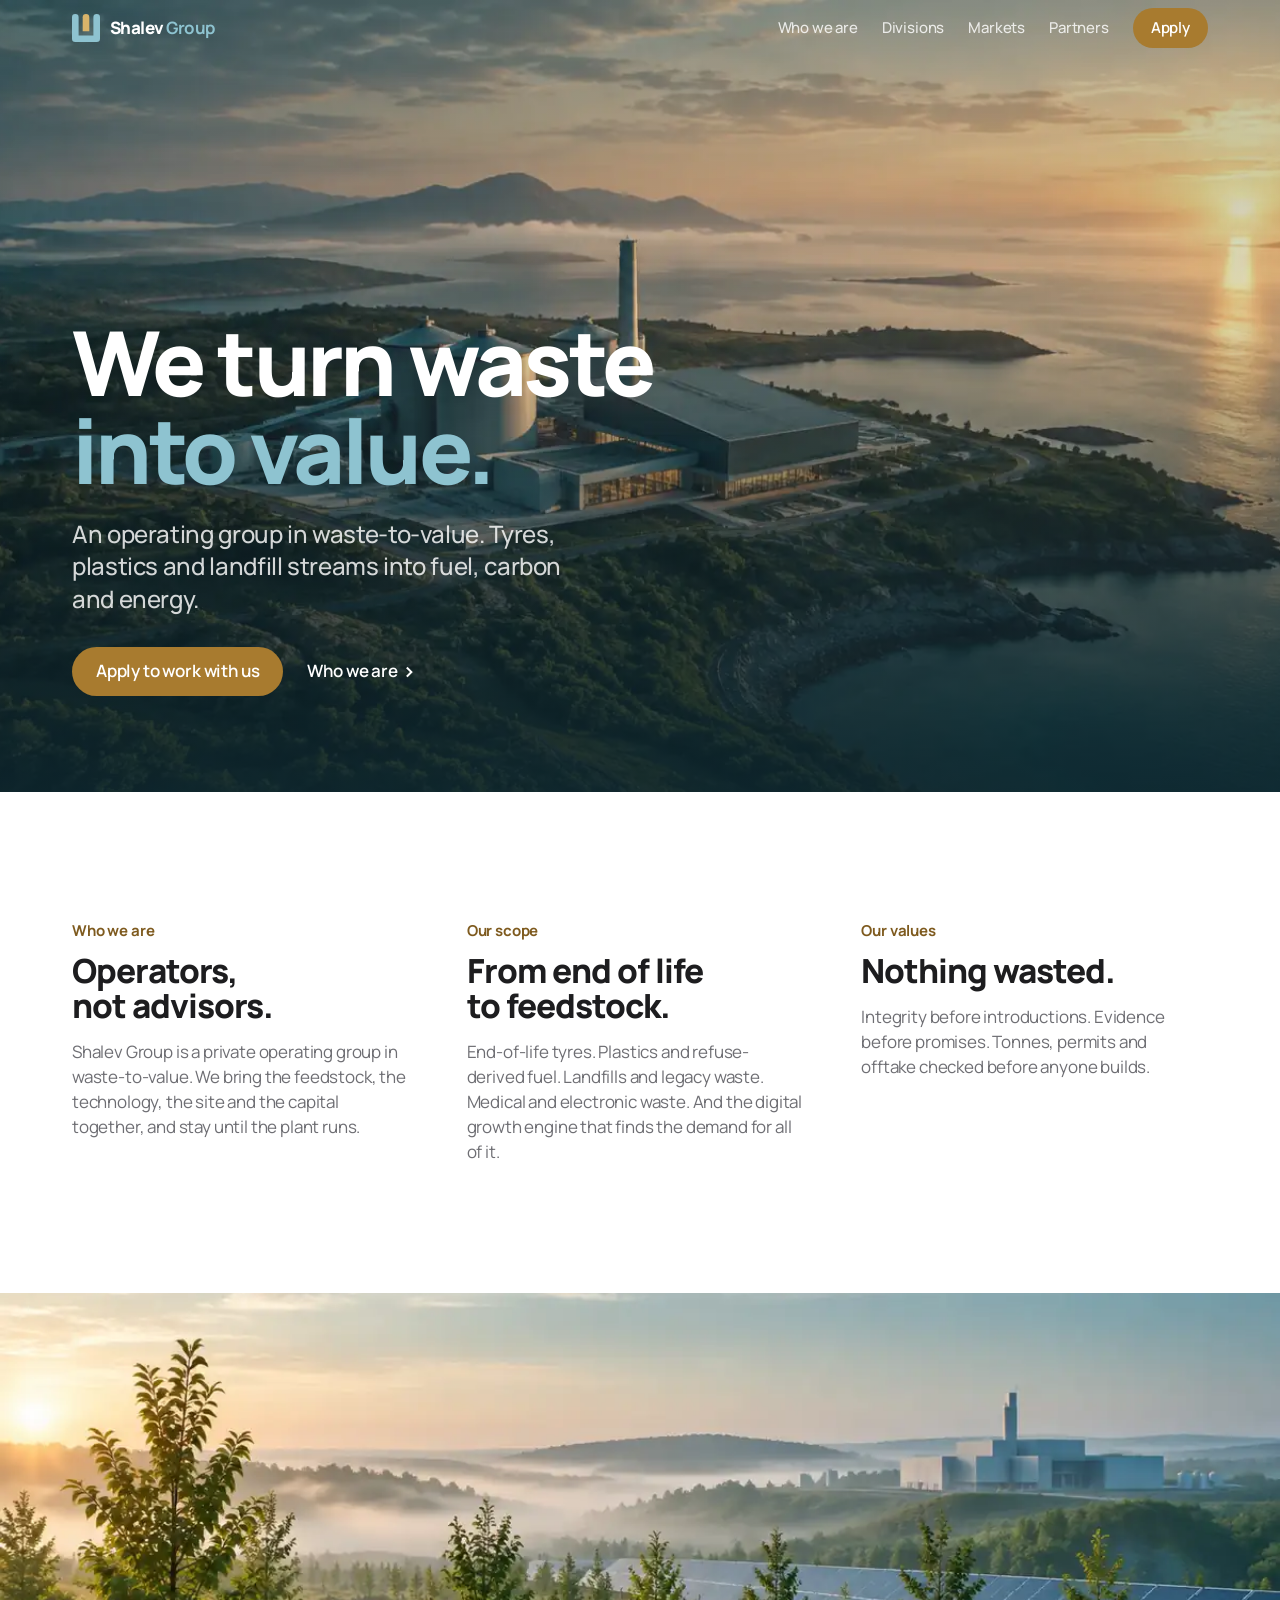
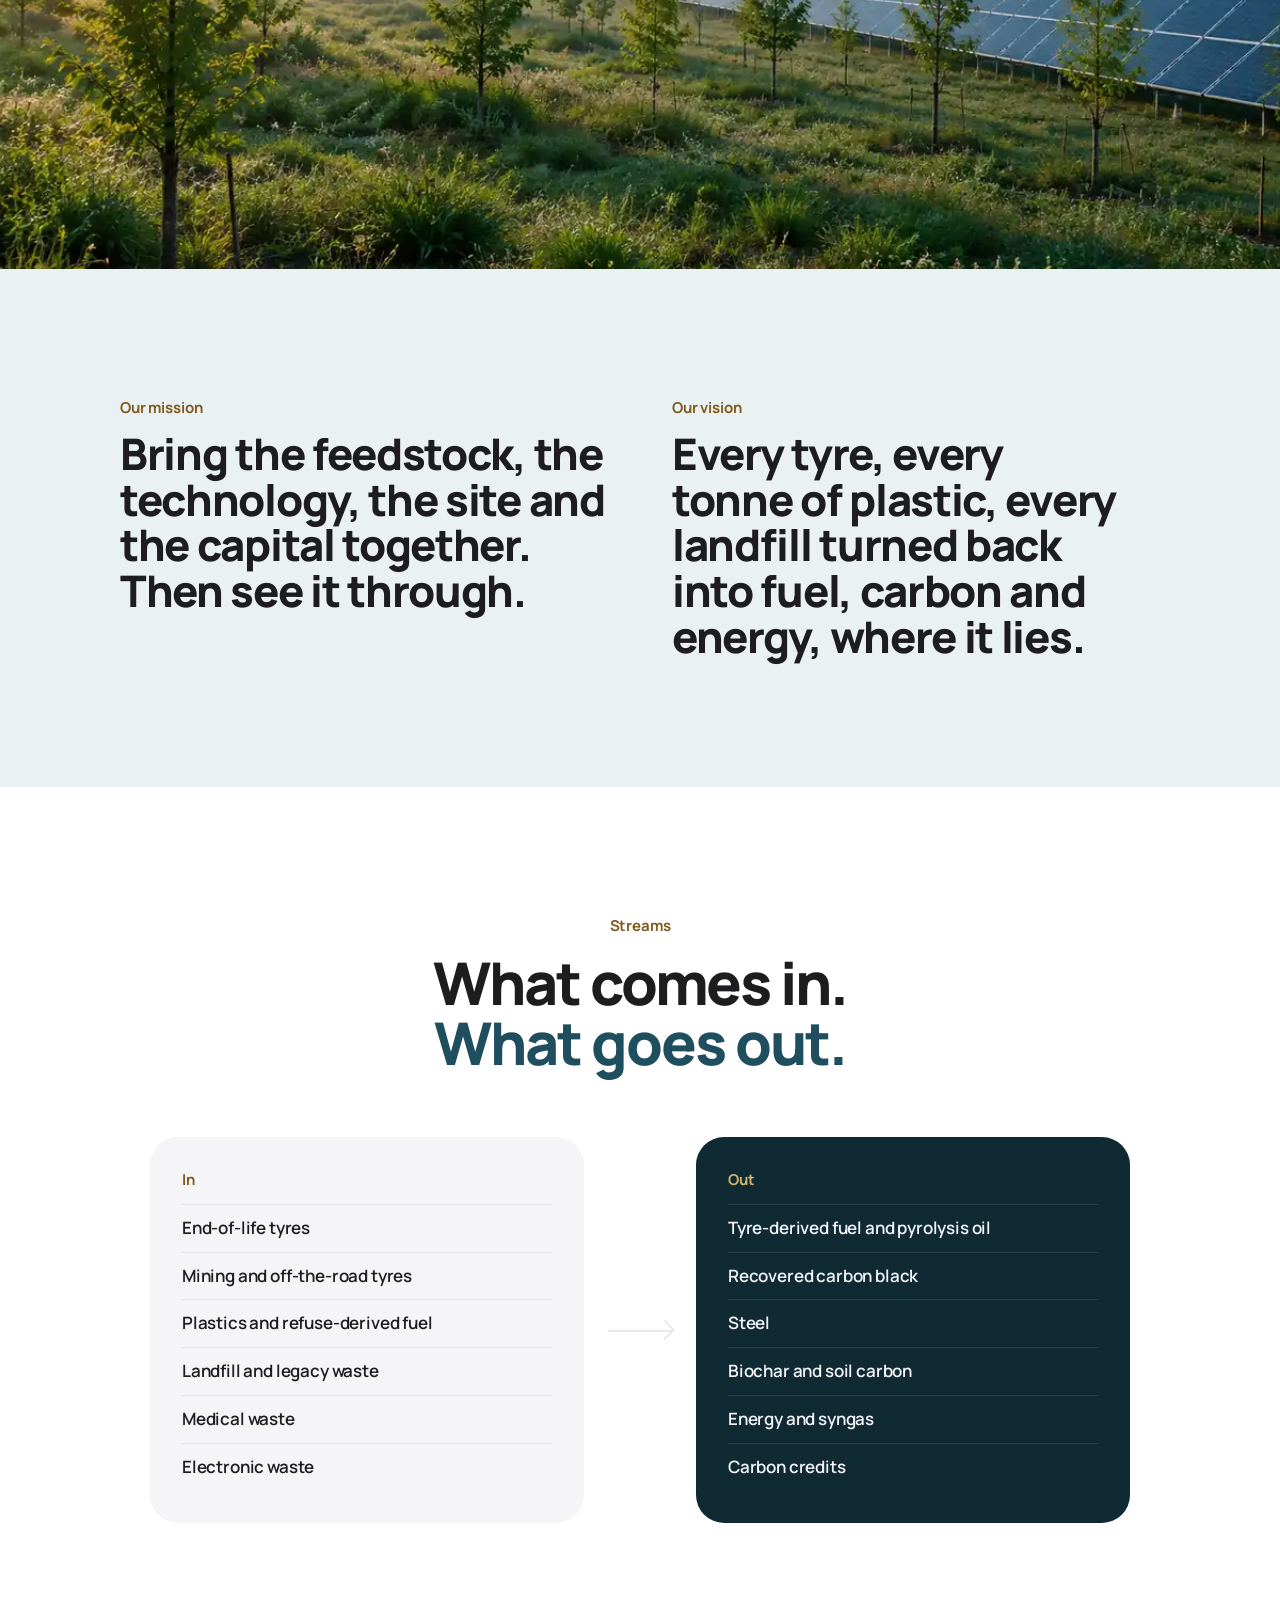
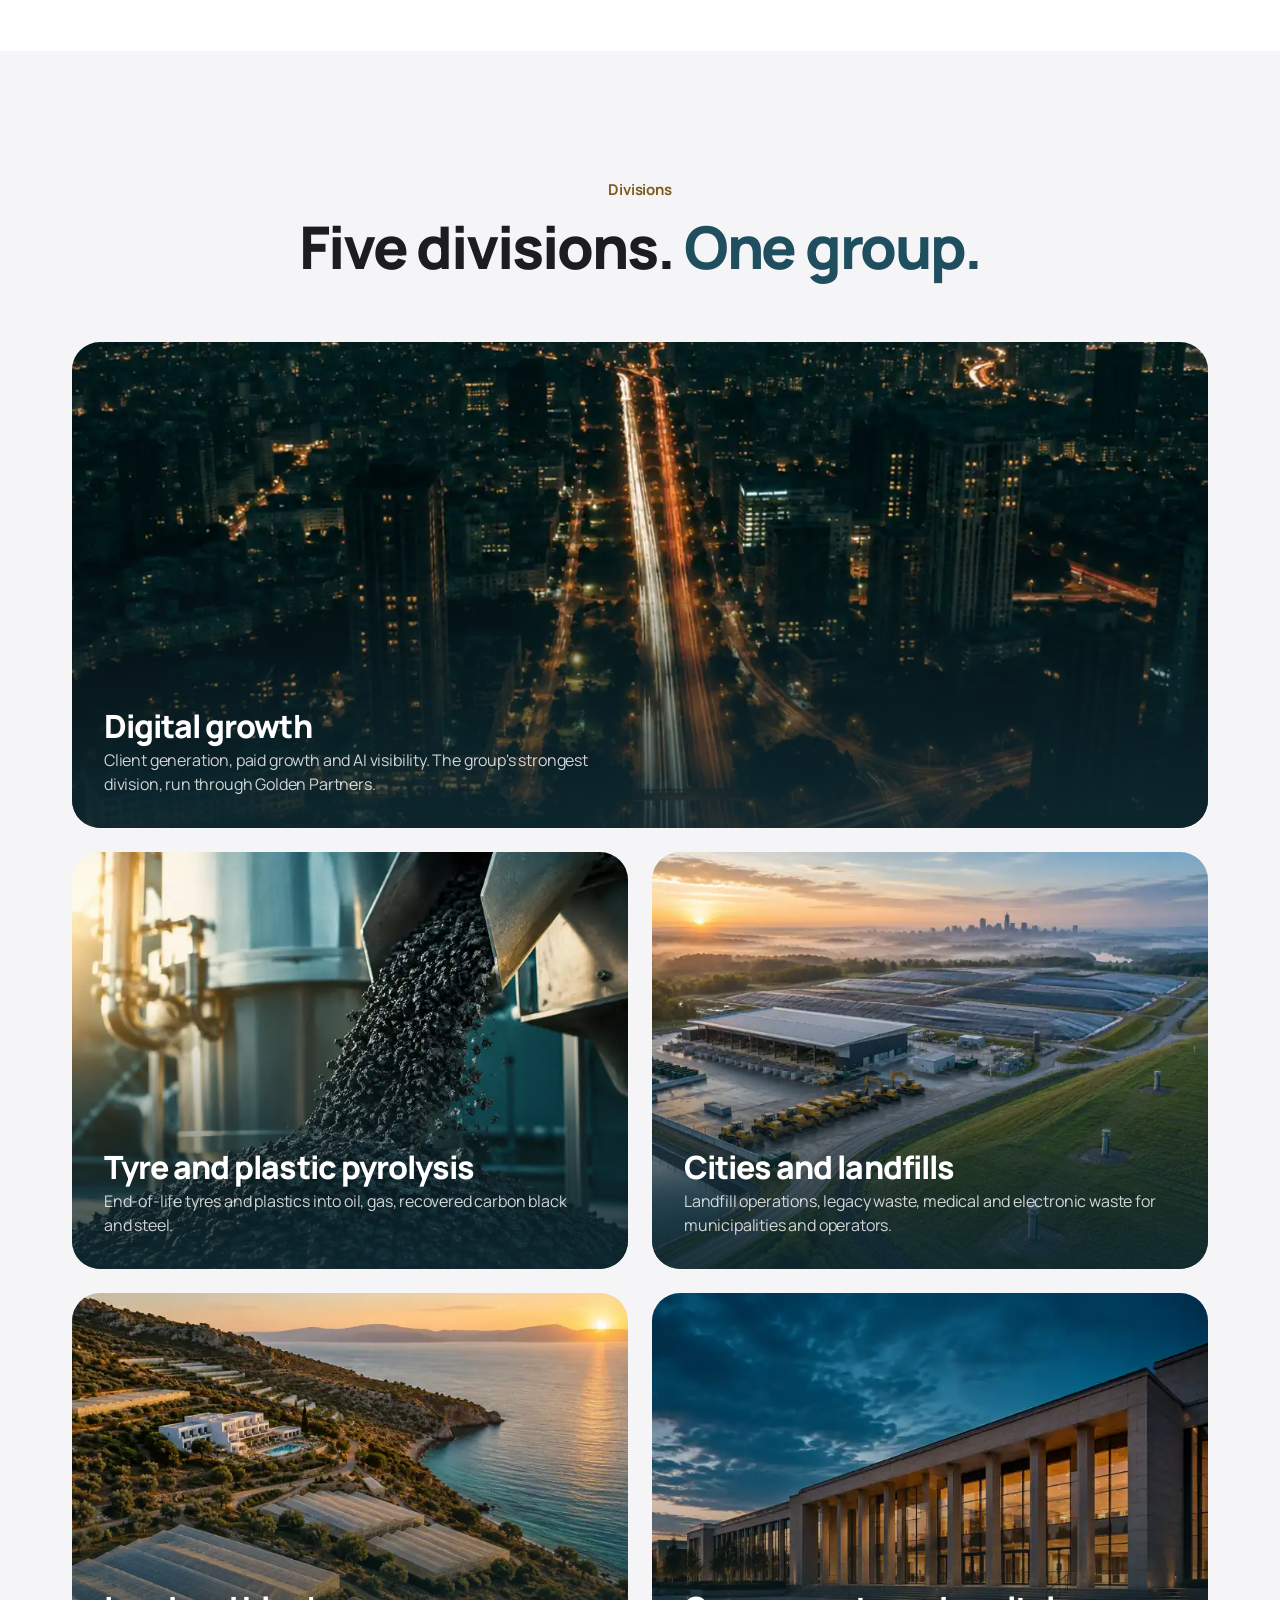
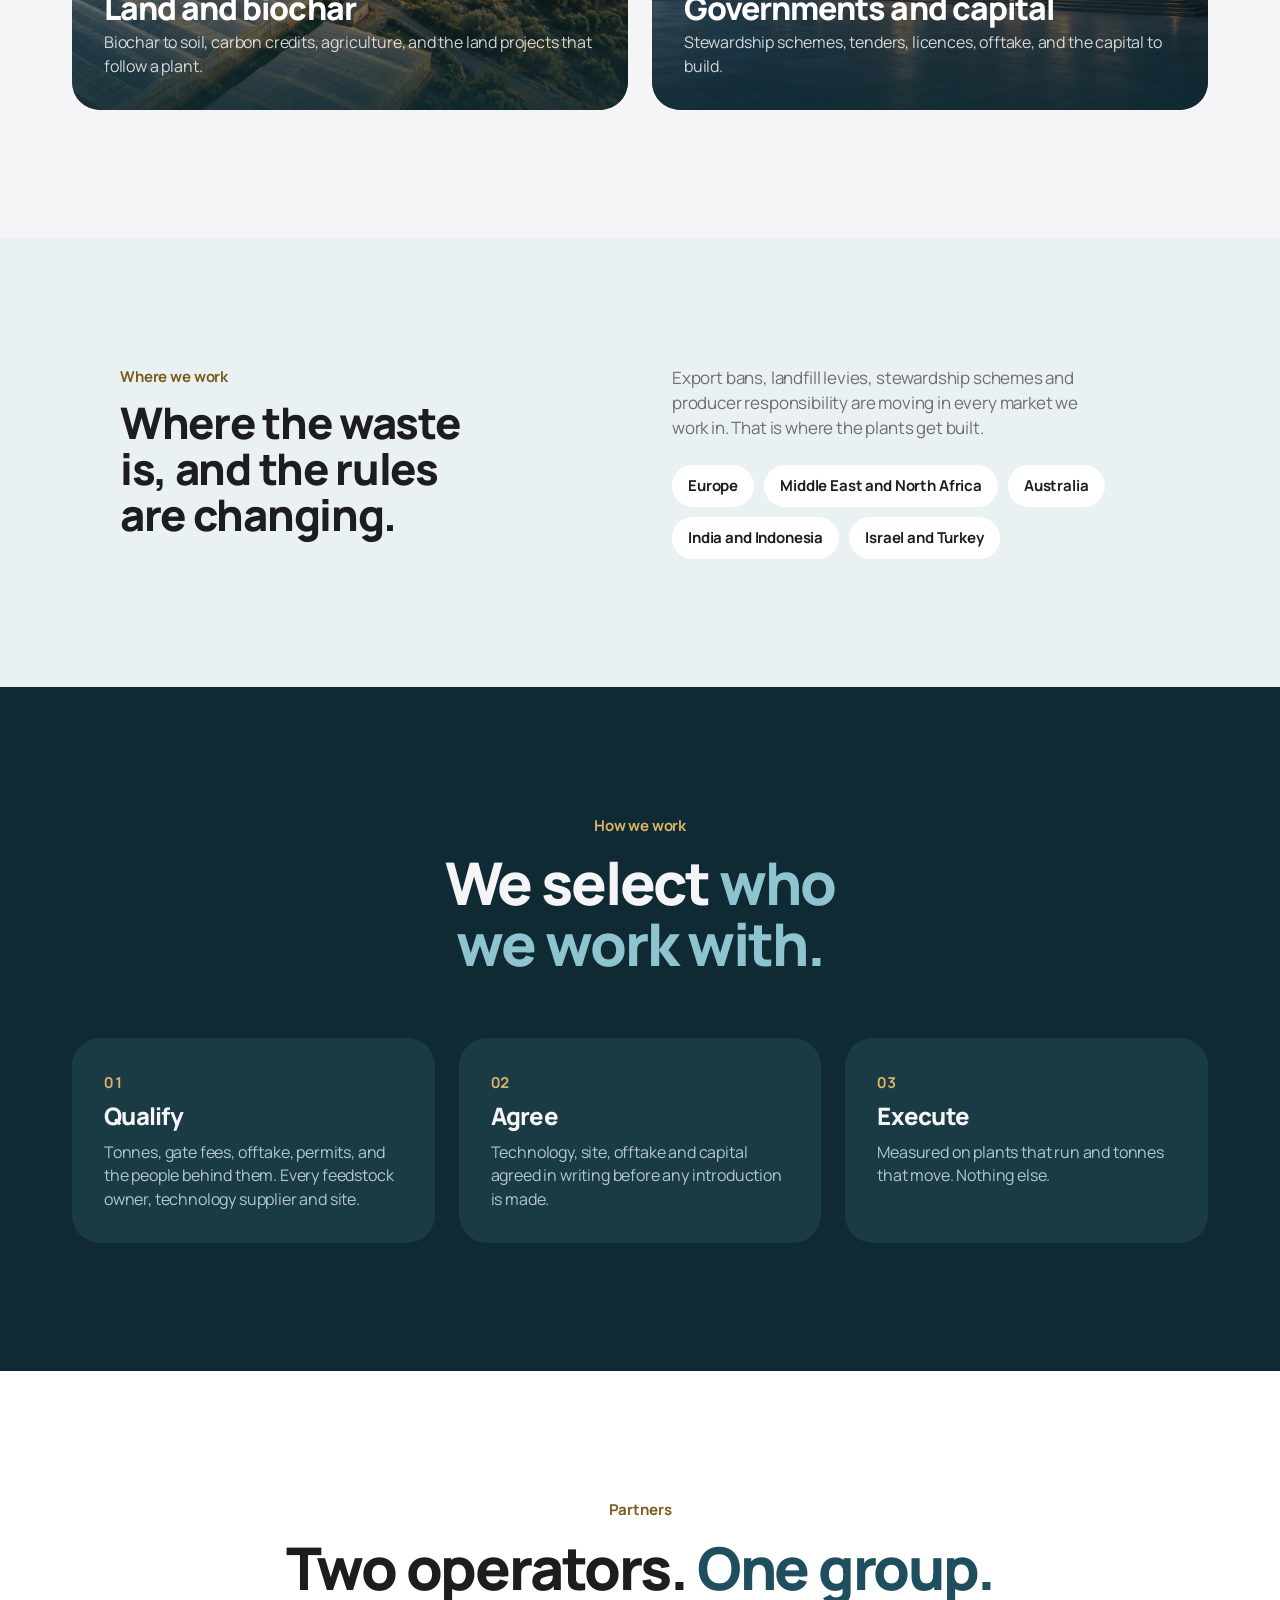
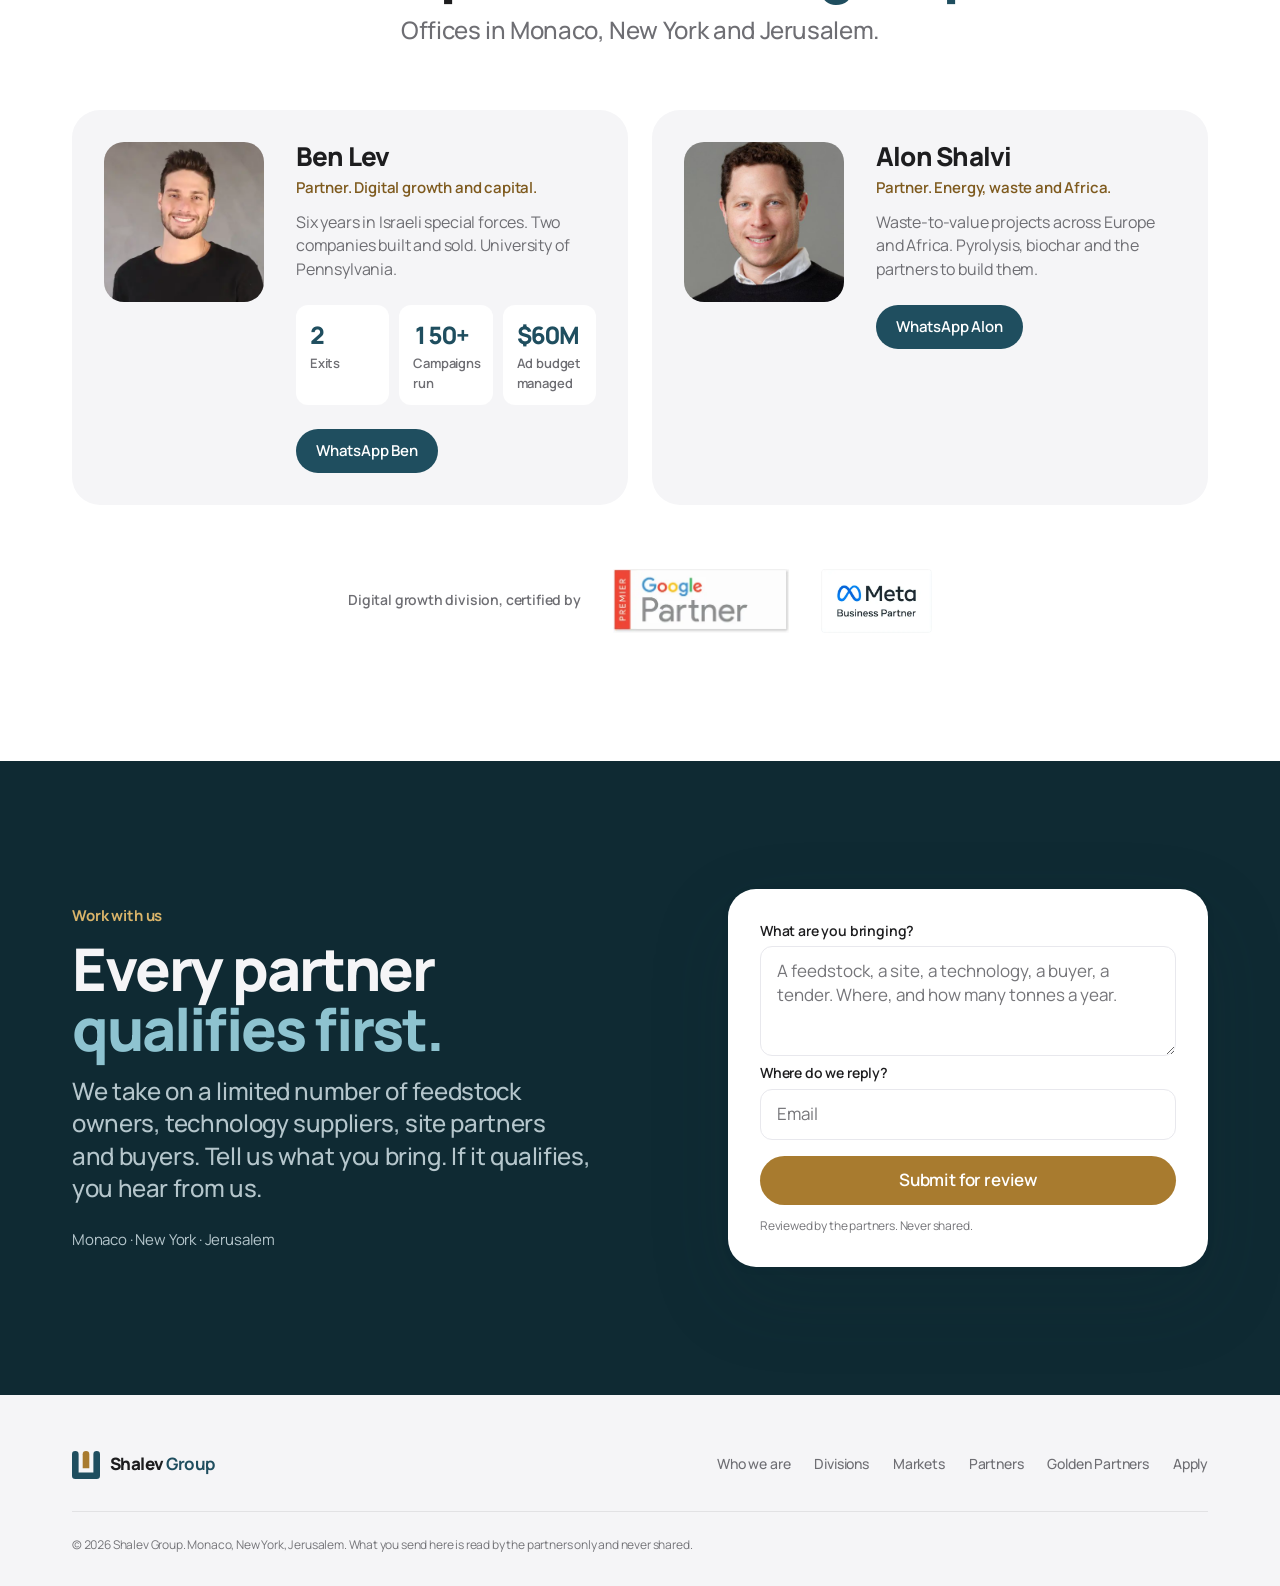
<file: index.html>
<!doctype html>
<html lang="en">
<head>
<meta charset="utf-8">
<meta name="viewport" content="width=device-width, initial-scale=1">
<title>Shalev Group</title>
<meta name="description" content="Shalev Group turns waste into value. An operating group in waste-to-value and digital growth: end-of-life tyres, plastics and landfill streams into fuel, recovered carbon black, biochar and energy. Europe, Middle East and Africa, Australia, Asia.">
<meta property="og:title" content="Shalev Group">
<meta property="og:description" content="We turn waste into value.">
<meta property="og:type" content="website">
<meta property="og:image" content="img/hero.webp">
<link rel="preload" href="fonts/Manrope[wght].ttf" as="font" type="font/ttf" crossorigin>
<link rel="stylesheet" href="css/shalev.css">
<link rel="icon" href="img/mark.svg">
</head>
<body>

<header class="nav nav-dark">
  <div class="wrap">
    <a class="brand" href="/" aria-label="Shalev Group home"><svg viewBox="0 0 100 100" aria-hidden="true"><path d="M0 11.803A11.803 11.803 0 0 1 23.607 11.803V76.393H76.393V11.803A11.803 11.803 0 0 1 100 11.803V88.197A11.803 11.803 0 0 1 88.197 100H11.803A11.803 11.803 0 0 1 0 88.197Z" fill="#8EC3D0"/><path d="M38.197 61.803V11.803A11.803 11.803 0 0 1 61.803 11.803V61.803Z" fill="#D9B46A"/></svg><span>Shalev <b>Group</b></span></a>
    <nav class="nav-links" aria-label="Primary">
      <a href="#who">Who we are</a>
      <a href="#scope">Divisions</a>
      <a href="#markets">Markets</a>
      <a href="#partners">Partners</a>
      <a class="btn btn-brass btn-sm" href="#apply">Apply</a>
    </nav>
  </div>
</header>

<main>

<section class="hero-photo" id="top">
  <img class="bg" src="img/hero.webp" alt="" width="1400" height="783" fetchpriority="high">
  <div class="wrap hero-copy">
    <h1 class="hero-display">We turn waste <em>into value.</em></h1>
    <p class="lead">An operating group in waste-to-value. Tyres, plastics and landfill streams into fuel, carbon and energy.</p>
    <div class="hero-cta"><a class="btn btn-brass" href="#apply">Apply to work with us</a><a class="link" href="#who">Who we are</a></div>
  </div>
</section>

<section class="tile white" id="who">
  <div class="wrap">
    <div class="trio">
      <div><span class="eyebrow">Who we are</span><p class="display-sm">Operators, not advisors.</p><p class="body">Shalev Group is a private operating group in waste-to-value. We bring the feedstock, the technology, the site and the capital together, and stay until the plant runs.</p></div>
      <div><span class="eyebrow">Our scope</span><p class="display-sm">From end of life to feedstock.</p><p class="body">End-of-life tyres. Plastics and refuse-derived fuel. Landfills and legacy waste. Medical and electronic waste. And the digital growth engine that finds the demand for all of it.</p></div>
      <div><span class="eyebrow">Our values</span><p class="display-sm">Nothing wasted.</p><p class="body">Integrity before introductions. Evidence before promises. Tonnes, permits and offtake checked before anyone builds.</p></div>
    </div>
  </div>
</section>

<section class="photo-band">
  <img src="img/mission.webp" alt="" width="1200" height="671" loading="lazy">
</section>

<section class="tile tonal mv" id="mission">
  <div class="wrap">
    <div class="mv-grid">
      <div><span class="eyebrow">Our mission</span><p class="display-sm">Bring the feedstock, the technology, the site and the capital together. Then see it through.</p></div>
      <div><span class="eyebrow">Our vision</span><p class="display-sm">Every tyre, every tonne of plastic, every landfill turned back into fuel, carbon and energy, where it lies.</p></div>
    </div>
  </div>
</section>

<section class="tile white" id="streams">
  <div class="wrap">
    <div class="tile-head"><span class="eyebrow">Streams</span><h2 class="display">What comes in. <em>What goes out.</em></h2></div>
    <div class="io">
      <div class="io-col"><h3>In</h3><ul><li>End-of-life tyres</li><li>Mining and off-the-road tyres</li><li>Plastics and refuse-derived fuel</li><li>Landfill and legacy waste</li><li>Medical waste</li><li>Electronic waste</li></ul></div>
      <div class="io-arrow" aria-hidden="true"></div>
      <div class="io-col out"><h3>Out</h3><ul><li>Tyre-derived fuel and pyrolysis oil</li><li>Recovered carbon black</li><li>Steel</li><li>Biochar and soil carbon</li><li>Energy and syngas</li><li>Carbon credits</li></ul></div>
    </div>
  </div>
</section>

<section class="tile gray" id="scope">
  <div class="wrap">
    <div class="tile-head"><span class="eyebrow">Divisions</span><h2 class="display">Five divisions. <em>One group.</em></h2></div>
    <div class="cards">
      <a class="card wide" href="https://goldenpartners.co" rel="noopener"><img src="img/digital.webp" alt="" width="1400" height="1055" loading="lazy"><div class="cb"><h3>Digital growth</h3><p>Client generation, paid growth and AI visibility. The group's strongest division, run through Golden Partners.</p></div></a>
      <a class="card" href="#apply"><img src="img/energy.webp" alt="" width="720" height="542" loading="lazy"><div class="cb"><h3>Tyre and plastic pyrolysis</h3><p>End-of-life tyres and plastics into oil, gas, recovered carbon black and steel.</p></div></a>
      <a class="card" href="#apply"><img src="img/landfill.webp" alt="" width="720" height="540" loading="lazy"><div class="cb"><h3>Cities and landfills</h3><p>Landfill operations, legacy waste, medical and electronic waste for municipalities and operators.</p></div></a>
      <a class="card" href="#apply"><img src="img/land.webp" alt="" width="720" height="542" loading="lazy"><div class="cb"><h3>Land and biochar</h3><p>Biochar to soil, carbon credits, agriculture, and the land projects that follow a plant.</p></div></a>
      <a class="card" href="#apply"><img src="img/capital.webp" alt="" width="720" height="542" loading="lazy"><div class="cb"><h3>Governments and capital</h3><p>Stewardship schemes, tenders, licences, offtake, and the capital to build.</p></div></a>
    </div>
  </div>
</section>

<section class="tile tonal" id="markets">
  <div class="wrap">
    <div class="mk">
      <div><span class="eyebrow">Where we work</span><p class="display-sm">Where the waste is, and the rules are changing.</p></div>
      <div><p class="body">Export bans, landfill levies, stewardship schemes and producer responsibility are moving in every market we work in. That is where the plants get built.</p>
      <ul class="mk-list"><li>Europe</li><li>Middle East and North Africa</li><li>Australia</li><li>India and Indonesia</li><li>Israel and Turkey</li></ul></div>
    </div>
  </div>
</section>

<section class="tile on-dark" id="standard">
  <div class="wrap">
    <div class="tile-head"><span class="eyebrow">How we work</span><h2 class="display">We select <em>who we work with.</em></h2></div>
    <div class="steps3">
      <div class="step"><span class="n">01</span><h3>Qualify</h3><p>Tonnes, gate fees, offtake, permits, and the people behind them. Every feedstock owner, technology supplier and site.</p></div>
      <div class="step"><span class="n">02</span><h3>Agree</h3><p>Technology, site, offtake and capital agreed in writing before any introduction is made.</p></div>
      <div class="step"><span class="n">03</span><h3>Execute</h3><p>Measured on plants that run and tonnes that move. Nothing else.</p></div>
    </div>
  </div>
</section>

<section class="tile white" id="partners">
  <div class="wrap">
    <div class="tile-head"><span class="eyebrow">Partners</span><h2 class="display">Two operators. <em>One group.</em></h2><p class="lead">Offices in Monaco, New York and Jerusalem.</p></div>
    <div class="partners">
      <article class="partner">
        <div class="pp"><img src="img/ben-lev.webp" alt="Ben Lev" width="400" height="400" loading="lazy"></div>
        <div class="pb">
          <h3>Ben Lev</h3>
          <div class="role">Partner. Digital growth and capital.</div>
          <p>Six years in Israeli special forces. Two companies built and sold. University of Pennsylvania.</p>
          <dl class="stats"><div><dt>2</dt><dd>Exits</dd></div><div><dt>150+</dt><dd>Campaigns run</dd></div><div><dt>$60M</dt><dd>Ad budget managed</dd></div></dl>
          <a class="wa" href="https://wa.me/12014867369" rel="noopener">WhatsApp Ben</a>
        </div>
      </article>
      <article class="partner">
        <div class="pp"><img src="img/alon-shalvi.jpg" alt="Alon Shalvi" width="400" height="400" loading="lazy"></div>
        <div class="pb">
          <h3>Alon Shalvi</h3>
          <div class="role">Partner. Energy, waste and Africa.</div>
          <p>Waste-to-value projects across Europe and Africa. Pyrolysis, biochar and the partners to build them.</p>
          <a class="wa" href="https://wa.me/19176362159" rel="noopener">WhatsApp Alon</a>
        </div>
      </article>
    </div>
    <div class="certs"><span>Digital growth division, certified by</span><img src="img/badge-google.webp" alt="Google Partner" width="360" height="131" loading="lazy"><img src="img/badge-meta.webp" alt="Meta Business Partner" width="360" height="207" loading="lazy"></div>
  </div>
</section>

<section class="tile on-dark" id="apply">
  <div class="wrap close-grid">
    <div>
      <span class="eyebrow">Work with us</span>
      <h2 class="display">Every partner <em>qualifies first.</em></h2>
      <p class="lead">We take on a limited number of feedstock owners, technology suppliers, site partners and buyers. Tell us what you bring. If it qualifies, you hear from us.</p>
      <p class="close-alt">Monaco · New York · Jerusalem</p>
    </div>
    <div>
      <form class="form-card" id="qform" novalidate>
        <div class="q"><label class="label" for="f-ask">What are you bringing?</label><textarea class="field" id="f-ask" name="ask" placeholder="A feedstock, a site, a technology, a buyer, a tender. Where, and how many tonnes a year." required></textarea><p class="err">One sentence is enough.</p></div>
        <div class="q"><label class="label" for="f-email">Where do we reply?</label><input class="field" id="f-email" name="email" type="email" inputmode="email" autocomplete="email" placeholder="Email" required><p class="err">A working email, so the reply reaches you.</p></div>
        <button class="btn btn-brass" type="submit">Submit for review</button>
        <p class="fine">Reviewed by the partners. Never shared.</p>
      </form>
      <div class="done" id="qdone" tabindex="-1"><p>Received. If it qualifies, you hear from us.</p></div>
    </div>
  </div>
</section>

</main>

<footer>
  <div class="wrap">
    <div class="f-top">
      <a class="brand" href="/"><svg viewBox="0 0 100 100" aria-hidden="true"><path d="M0 11.803A11.803 11.803 0 0 1 23.607 11.803V76.393H76.393V11.803A11.803 11.803 0 0 1 100 11.803V88.197A11.803 11.803 0 0 1 88.197 100H11.803A11.803 11.803 0 0 1 0 88.197Z" fill="#1F4E5F"/><path d="M38.197 61.803V11.803A11.803 11.803 0 0 1 61.803 11.803V61.803Z" fill="#A87B2F"/></svg><span>Shalev <b>Group</b></span></a>
      <nav class="f-links" aria-label="Footer"><a href="#who">Who we are</a><a href="#scope">Divisions</a><a href="#markets">Markets</a><a href="#partners">Partners</a><a href="https://goldenpartners.co" rel="noopener">Golden Partners</a><a href="#apply">Apply</a></nav>
    </div>
    <p class="fine f-fine">© 2026 Shalev Group. Monaco, New York, Jerusalem. What you send here is read by the partners only and never shared.</p>
  </div>
</footer>
<script src="js/site.js" defer></script>
</body>
</html>
</file>
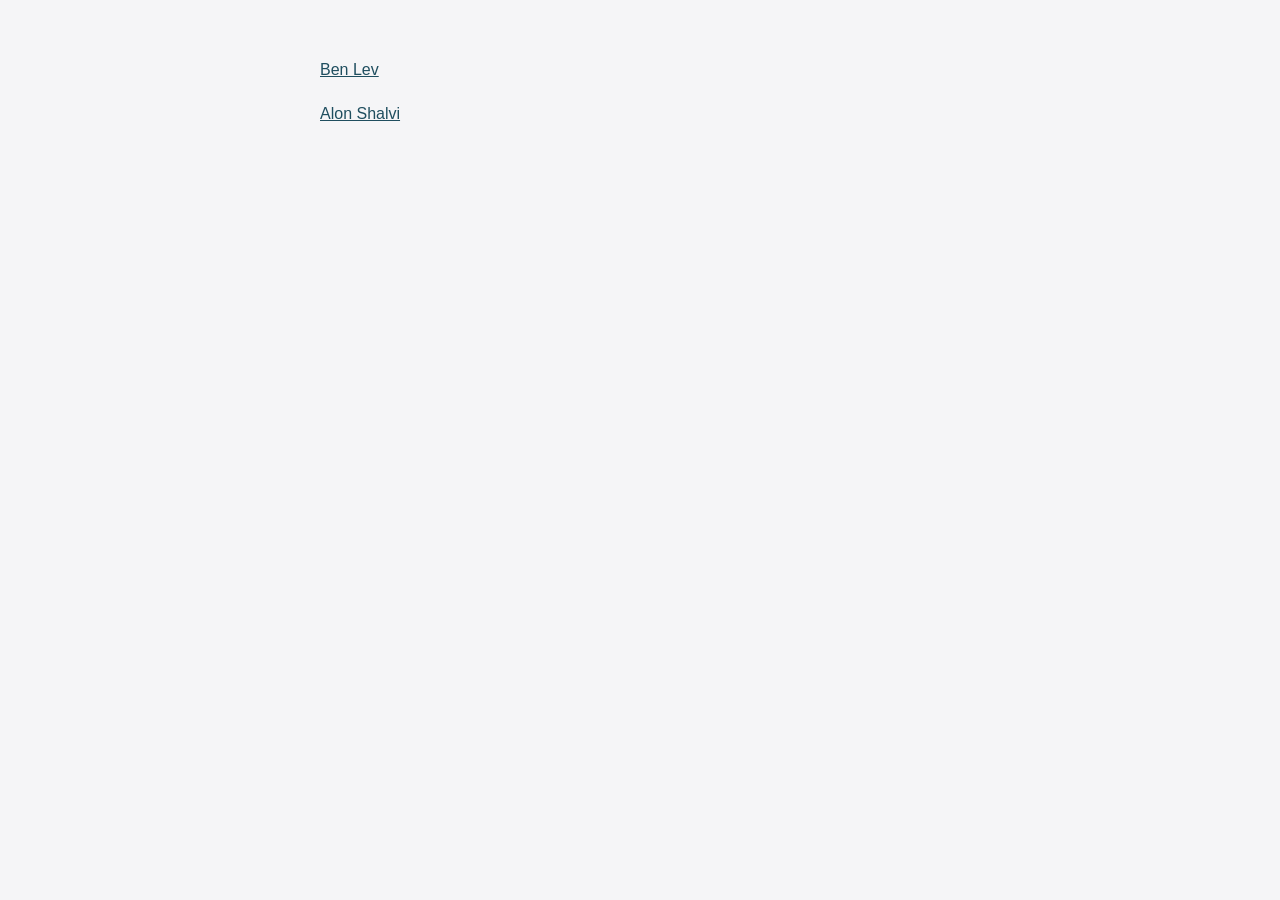
<file: signatures/index.html>
<!doctype html>
<html lang="en"><head><meta charset="utf-8"><meta name="robots" content="noindex, nofollow"><title>Shalev Group signatures</title></head>
<body style="margin:0;padding:40px 24px;font-family:Helvetica,Arial,sans-serif;background:#F5F5F7"><div style="max-width:640px;margin:0 auto;font-size:16px;line-height:28px">
<p><a href="ben.html" style="color:#1F4E5F">Ben Lev</a></p><p><a href="alon.html" style="color:#1F4E5F">Alon Shalvi</a></p></div></body></html>
</file>
<file: css/shalev.css>
/* Shalev Group. Chassis shared with Local Growth Partner and Golden Partners (one sans family, Apple tiles, product on a stage). Tokens are Shalev's: deep teal, brass, sea-dark tile. See DESIGN.md. */
@font-face{font-family:"Manrope";src:url("../fonts/Manrope[wght].ttf") format("truetype");font-weight:200 800;font-display:swap}
:root{
  --canvas:#FFFFFF;--surface:#F5F5F7;--surface-2:#E8E8ED;--tonal:#EAF1F2;--tonal-2:#D6E4E7;
  --ink:#1D1D1F;--ink-2:#6E6E73;--ink-3:#757579;--hairline:rgba(0,0,0,.08);
  --tile:#0F2A33;--tile-2:#1A3A44;--on-dark:#F5F5F7;--on-dark-2:#B5C6CC;--on-dark-3:#8FA6AE;
  --teal:#1F4E5F;--teal-press:#163B48;--teal-on-dark:#8EC3D0;--brass:#A87B2F;--brass-ink:#7E5A1E;--brass-on-dark:#D9B46A;--good:#1E9E5A;
  --sans:"Manrope",system-ui,-apple-system,BlinkMacSystemFont,"SF Pro Text","Segoe UI",Roboto,"Helvetica Neue",Arial,sans-serif;
  --s1:4px;--s2:8px;--s3:12px;--s4:16px;--s5:24px;--s6:32px;--s7:48px;--s8:64px;--s9:96px;--s10:128px;
  --r-sm:12px;--r-md:20px;--r-lg:28px;--r-xl:36px;--pill:9999px;
  --shadow-product:0 30px 80px rgba(15,42,51,.18),0 2px 8px rgba(15,42,51,.06);
  --ease:cubic-bezier(.25,.1,.25,1);--ease-out:cubic-bezier(0,0,.58,1);
}
*{box-sizing:border-box;margin:0;padding:0}
html{scroll-behavior:smooth;-webkit-text-size-adjust:100%}
body{font-family:var(--sans);font-size:17px;line-height:1.47;letter-spacing:-0.01em;color:var(--ink);background:var(--canvas);-webkit-font-smoothing:antialiased;overflow-x:hidden;font-variant-numeric:tabular-nums}
img,svg{display:block;max-width:100%}
a{color:inherit}ol,ul{list-style:none}
::selection{background:var(--brass);color:#fff}
:focus-visible{outline:2px solid var(--teal);outline-offset:3px;border-radius:var(--r-sm)}
.on-dark :focus-visible{outline-color:var(--teal-on-dark)}
.wrap{width:100%;max-width:1200px;margin:0 auto;padding:0 var(--s6)}

/* type */
.hero-display{font-weight:800;font-size:clamp(46px,7vw,92px);line-height:.98;letter-spacing:-0.04em;text-wrap:balance}
.display{font-weight:800;font-size:clamp(34px,4.6vw,60px);line-height:1.02;letter-spacing:-0.035em;text-wrap:balance}
.display-sm{font-weight:800;font-size:clamp(28px,3.4vw,44px);line-height:1.05;letter-spacing:-0.03em;text-wrap:balance}
.hero-display em,.display em,.display-sm em{font-style:normal;color:var(--teal)}
.on-dark .display em,.on-dark .display-sm em{color:var(--teal-on-dark)}
.lead{font-size:clamp(19px,2.1vw,24px);line-height:1.35;letter-spacing:-0.015em;font-weight:500;color:var(--ink-2);text-wrap:pretty}
.on-dark .lead{color:var(--on-dark-2)}
.title{font-size:21px;font-weight:700;line-height:1.24;letter-spacing:-0.02em}
.body{font-size:17px;color:var(--ink-2)}
.on-dark .body{color:var(--on-dark-2)}
.caption{font-size:14px;line-height:1.43;color:var(--ink-2)}
.on-dark .caption{color:var(--on-dark-3)}
.fine{font-size:12px;line-height:1.5;color:var(--ink-3)}
.eyebrow{display:block;font-size:15px;font-weight:700;letter-spacing:-0.01em;color:var(--brass-ink);margin-bottom:var(--s3)}
.on-dark .eyebrow{color:var(--brass-on-dark)}

/* buttons */
.btn{display:inline-flex;align-items:center;justify-content:center;gap:8px;min-height:48px;padding:12px 24px;border-radius:var(--pill);border:0;font:inherit;font-size:17px;font-weight:600;letter-spacing:-0.01em;text-decoration:none;cursor:pointer;white-space:nowrap;transition:background-color 200ms var(--ease),color 200ms var(--ease),transform 100ms var(--ease)}
.btn:active{transform:scale(.97)}
.btn-primary{background:var(--teal);color:#fff}
.btn-primary:hover{background:var(--teal-press)}
.btn-brass{background:var(--brass);color:#fff}
.btn-brass:hover{background:#946A25}
.btn-sm{min-height:40px;padding:8px 18px;font-size:15px}
.link{color:var(--teal);text-decoration:none;font-weight:600;font-size:17px;display:inline-flex;align-items:center;gap:4px;min-height:48px}
.link::after{content:"\203A";font-size:22px;line-height:1;margin-top:-2px}
.link:hover{text-decoration:underline;text-underline-offset:4px}
.on-dark .link{color:var(--teal-on-dark)}

/* nav */
.nav{position:sticky;top:0;z-index:20;background:rgba(255,255,255,.78);-webkit-backdrop-filter:saturate(180%) blur(20px);backdrop-filter:saturate(180%) blur(20px);border-bottom:1px solid var(--hairline)}
.nav .wrap{display:flex;align-items:center;gap:var(--s5);min-height:56px}
.brand{display:inline-flex;align-items:center;gap:10px;text-decoration:none;font-weight:800;font-size:17px;letter-spacing:-0.03em;min-height:44px;white-space:nowrap}
.brand svg{width:28px;height:28px;flex:0 0 auto}
.brand span b{color:var(--teal)}
.nav-links{margin-left:auto;display:flex;align-items:center;gap:var(--s5)}
.nav-links a:not(.btn){text-decoration:none;font-size:15px;font-weight:500;color:var(--ink-2);min-height:44px;display:inline-flex;align-items:center}
.nav-links a:not(.btn):hover{color:var(--ink)}

/* tiles */
.tile{padding:var(--s10) 0}
.tile.white{background:var(--canvas)}
.tile.gray{background:var(--surface)}
.tile.tonal{background:var(--tonal)}
.tile.on-dark{background:var(--tile);color:var(--on-dark)}
.tile-head{text-align:center;max-width:760px;margin:0 auto var(--s8)}
.tile-head .lead{margin-top:var(--s4)}

/* hero: centered stack, the deal sheet on a stage */
.hero{padding:var(--s9) 0 0;text-align:center}
.hero-in{max-width:900px;margin:0 auto;animation:rise 500ms var(--ease-out) both}
@keyframes rise{from{opacity:0;transform:translateY(12px)}to{opacity:1;transform:none}}
.trust{display:inline-block;font-size:14px;font-weight:600;color:var(--ink-2);background:var(--surface);border-radius:var(--pill);padding:8px 14px 8px 12px;margin-bottom:var(--s6);line-height:1.4}
.trust i{display:inline-block;width:8px;height:8px;border-radius:50%;background:var(--brass);margin-right:8px;vertical-align:1px}
.trust b{color:var(--ink);font-weight:700}
.hero .lead{max-width:680px;margin:var(--s5) auto 0}
.hero-cta{display:flex;justify-content:center;align-items:center;gap:var(--s5);margin-top:var(--s6);flex-wrap:wrap}
.stage{margin-top:var(--s8);background:var(--surface);border-radius:var(--r-xl) var(--r-xl) 0 0;padding:var(--s8) var(--s6) 0;animation:rise 600ms var(--ease-out) 120ms both}
.deck{max-width:1000px;margin:0 auto;display:grid;grid-template-columns:1.25fr 1fr;gap:var(--s5);align-items:end;text-align:left}
.sheet{background:var(--canvas);border-radius:var(--r-md) var(--r-md) 0 0;box-shadow:var(--shadow-product);overflow:hidden}
.sheet .sh{display:flex;justify-content:space-between;align-items:center;padding:16px 24px;border-bottom:1px solid var(--hairline);font-size:14px;font-weight:700}
.sheet .sh span{color:var(--ink-2);font-weight:600}
.sheet dl{padding:8px 24px 4px}
.sheet .row{display:grid;grid-template-columns:150px 1fr;gap:16px;padding:13px 0;border-bottom:1px solid var(--hairline);font-size:15px}
.sheet .row:last-child{border-bottom:0}
.sheet dt{color:var(--ink-2);font-weight:600}
.sheet dd{font-weight:600;color:var(--ink)}
.sheet dd .ln{display:block;height:10px;border-radius:5px;background:var(--surface-2);margin-top:6px}
.sheet dd .ln.w60{width:60%}.sheet dd .ln.w80{width:80%}.sheet dd .ln.w40{width:40%}
.sheet .sig{display:flex;gap:var(--s5);padding:14px 24px 22px;font-size:13px;color:var(--ink-2)}
.sheet .sig b{display:block;color:var(--ink);font-weight:700}
.sheet .sig .ok{color:var(--good);font-weight:700}
.quals{background:var(--tile);color:var(--on-dark);border-radius:var(--r-md) var(--r-md) 0 0;box-shadow:var(--shadow-product);padding:22px 24px 26px}
.quals .qh{font-size:13px;font-weight:700;color:var(--on-dark-3);margin-bottom:10px}
.quals li{display:flex;gap:12px;align-items:center;padding:11px 0;border-top:1px solid rgba(255,255,255,.08);font-size:15px;font-weight:600}
.quals li i{width:20px;height:20px;border-radius:50%;background:var(--teal-on-dark);flex:0 0 auto;position:relative}
.quals li i::after{content:"";position:absolute;left:6px;top:4px;width:5px;height:9px;border-right:2px solid var(--tile);border-bottom:2px solid var(--tile);transform:rotate(45deg)}
.quals .qf{margin-top:12px;font-size:13px;color:var(--on-dark-3)}
.found{background:var(--surface);padding:var(--s6) 0 var(--s8)}
.found .wrap{display:flex;flex-direction:column;align-items:center;gap:var(--s4)}
.found ul{display:flex;flex-wrap:wrap;justify-content:center;gap:12px 36px;font-size:16px;font-weight:700;color:var(--ink-2)}

/* sectors: four tiles, each with a small drawn visual */
.sectors{display:grid;grid-template-columns:1fr 1fr;gap:var(--s5)}
.sector{background:var(--canvas);border-radius:var(--r-lg);padding:var(--s6);display:flex;flex-direction:column;gap:var(--s4);min-height:360px}
.sector .k{font-size:13px;font-weight:700;color:var(--brass-ink)}
.sector h3{font-size:clamp(24px,2.6vw,32px);font-weight:800;letter-spacing:-0.03em;line-height:1.08}
.sector p{color:var(--ink-2);font-size:16px;max-width:46ch}
.sector .vis{margin-top:auto;background:var(--tonal);border-radius:var(--r-md);padding:20px;min-height:150px;display:flex;align-items:center}
.flow{display:flex;align-items:center;gap:8px;width:100%;flex-wrap:wrap}
.flow span{background:var(--canvas);border-radius:var(--pill);padding:8px 12px;font-size:13px;font-weight:700;white-space:nowrap}
.flow em{font-style:normal;color:var(--teal);font-weight:800}
.flow .to{color:var(--ink-3);font-size:14px;padding:0 2px}
.flow .out{background:var(--tile);color:var(--on-dark)}
.stack{display:grid;grid-template-columns:repeat(3,1fr);gap:8px;width:100%}
.stack div{background:var(--canvas);border-radius:var(--r-sm);padding:12px;font-size:13px;font-weight:600;color:var(--ink-2)}
.stack div b{display:block;color:var(--ink);font-size:18px;font-weight:800;letter-spacing:-0.02em}
.bars{width:100%;display:grid;gap:8px}
.bars div{display:grid;grid-template-columns:110px 1fr;align-items:center;gap:10px;font-size:13px;font-weight:600;color:var(--ink-2)}
.bars i{display:block;height:12px;border-radius:6px;background:var(--teal);opacity:.85}
.bars i.b2{width:70%;opacity:.6}.bars i.b3{width:45%;opacity:.4}
.terms{width:100%;display:grid;gap:8px}
.terms div{display:flex;justify-content:space-between;background:var(--canvas);border-radius:var(--r-sm);padding:10px 14px;font-size:13px;font-weight:600}
.terms div b{color:var(--teal);font-weight:800}

/* how we work: dark tile, three steps */
.steps3{display:grid;grid-template-columns:repeat(3,1fr);gap:var(--s5)}
.step{background:var(--tile-2);border-radius:var(--r-lg);padding:var(--s6)}
.step .n{font-size:15px;font-weight:700;color:var(--brass-on-dark)}
.step h3{margin-top:var(--s2);font-size:24px;font-weight:800;letter-spacing:-0.03em;line-height:1.1}
.step p{margin-top:var(--s3);color:var(--on-dark-2);font-size:16px}

/* who: tonal tile, two people */
.people{display:grid;grid-template-columns:1fr 1fr;gap:var(--s5)}
.person{background:var(--canvas);border-radius:var(--r-lg);padding:var(--s6);display:grid;grid-template-columns:120px 1fr;gap:var(--s5);align-items:start}
.person .ph{width:120px;height:120px;border-radius:var(--r-md);overflow:hidden;background:var(--tonal-2)}
.person .ph img{width:100%;height:100%;object-fit:cover;object-position:50% 20%}
.person .ph.init{display:flex;align-items:center;justify-content:center;font-size:36px;font-weight:800;color:var(--teal);letter-spacing:-0.04em}
.person h3{font-size:22px;font-weight:800;letter-spacing:-0.03em}
.person .role{margin-top:4px;font-size:14px;font-weight:600;color:var(--brass-ink)}
.person p{margin-top:var(--s3);color:var(--ink-2);font-size:15.5px}

/* close */
.close-grid{display:grid;grid-template-columns:1fr 480px;gap:var(--s8);align-items:center}
.close-grid>*{min-width:0}
.close-grid .lead{margin-top:var(--s4);max-width:520px}
.close-alt{margin-top:var(--s5);font-size:15px;color:var(--on-dark-2)}
.close-alt a{color:var(--teal-on-dark);text-decoration:none;font-weight:600}
.close-alt a:hover{text-decoration:underline}
.form-card{background:var(--canvas);color:var(--ink);border-radius:var(--r-lg);padding:var(--s6);box-shadow:var(--shadow-product)}
.label{display:block;font-size:14px;font-weight:600;color:var(--ink);margin:var(--s4) 0 6px;line-height:1.4}
.label:first-child{margin-top:0}
.field{width:100%;min-height:48px;padding:12px 16px;border:1px solid var(--surface-2);border-radius:var(--r-sm);background:var(--canvas);font:inherit;font-size:17px;color:var(--ink);transition:border-color 150ms var(--ease),box-shadow 150ms var(--ease);-webkit-appearance:none;appearance:none}
.field::placeholder{color:var(--ink-3)}
.field:focus{outline:none;border-color:var(--ink);box-shadow:0 0 0 3px rgba(29,29,31,.08)}
textarea.field{min-height:110px;resize:vertical;line-height:1.4}
.err{display:none;margin-top:6px;font-size:13px;color:#B03E0A;font-weight:600}
.q.bad .err{display:block}.q.bad .field{border-color:#B03E0A}
.form-card .btn{width:100%;margin-top:var(--s4)}
.form-card .fine{margin-top:var(--s3)}
.done{display:none;padding:var(--s4) 0}
.done p{font-size:19px;font-weight:600}

/* footer */
footer{background:var(--surface);padding:var(--s7) 0 var(--s6)}
.f-top{display:flex;justify-content:space-between;gap:var(--s5);flex-wrap:wrap;align-items:center}
.f-links{display:flex;gap:var(--s5);flex-wrap:wrap}
.f-links a{text-decoration:none;font-size:14px;font-weight:500;color:var(--ink-2);min-height:44px;display:inline-flex;align-items:center}
.f-links a:hover{color:var(--ink)}
.f-fine{border-top:1px solid var(--hairline);margin-top:var(--s5);padding-top:var(--s5)}

@media (max-width:1040px){
  .tile{padding:var(--s9) 0}
  .deck,.sectors,.steps3,.people,.close-grid{grid-template-columns:1fr}
  .deck .quals{display:none}
  .sector{min-height:0}
  .nav-links a:not(.btn){display:none}
}
@media (max-width:600px){
  .tile{padding:var(--s8) 0}
  .wrap{padding:0 var(--s4)}
  .hero{padding-top:var(--s7)}
  .hero-cta{flex-direction:column;gap:var(--s3)}
  .hero-cta .btn,.close-grid .btn{width:100%}
  .stage{padding:var(--s6) var(--s4) 0;border-radius:var(--r-lg) var(--r-lg) 0 0}
  .sheet .row{grid-template-columns:1fr;gap:4px;padding:10px 0}
  .sheet dl{padding:4px 18px}
  .sheet .sh,.sheet .sig{padding-left:18px;padding-right:18px}
  .stack{grid-template-columns:1fr}
  .person{grid-template-columns:1fr}
  .person .ph{width:96px;height:96px}
  .form-card{padding:var(--s5)}
}
@media (prefers-reduced-motion:reduce){*,*::before,*::after{animation:none!important;transition:none!important}html{scroll-behavior:auto}}

/* v2: photographic hero and tiles */
.nav-dark{position:absolute;top:0;left:0;right:0;background:transparent;border-bottom:0;-webkit-backdrop-filter:none;backdrop-filter:none;color:#fff}
.nav-dark .brand{color:#fff}.nav-dark .brand span b{color:var(--teal-on-dark)}
.nav-dark .nav-links a:not(.btn){color:rgba(255,255,255,.82)}.nav-dark .nav-links a:not(.btn):hover{color:#fff}
.hero-photo{position:relative;min-height:88vh;display:flex;align-items:flex-end;color:#fff;overflow:hidden;background:var(--tile)}
.hero-photo .bg{position:absolute;inset:0;width:100%;height:100%;object-fit:cover;object-position:50% 55%}
.hero-photo::after{content:"";position:absolute;inset:0;background:linear-gradient(180deg,rgba(15,42,51,.28) 0%,rgba(15,42,51,.12) 40%,rgba(15,42,51,.82) 100%)}
.hero-copy{position:relative;z-index:1;padding-top:var(--s10);padding-bottom:var(--s9);max-width:1200px;animation:rise 600ms var(--ease-out) both}
.hero-photo .hero-display{max-width:12ch;color:#fff}
.hero-photo .hero-display em{color:var(--teal-on-dark)}
.hero-photo .lead{margin-top:var(--s5);color:rgba(255,255,255,.82);max-width:34ch}
.hero-photo .hero-cta{justify-content:flex-start;margin-top:var(--s6)}
.hero-photo .link{color:#fff}
.mv .mv-grid{display:grid;grid-template-columns:1fr 1fr;gap:var(--s8);max-width:1040px;margin:0 auto}
.mv .display-sm{margin-top:var(--s2);max-width:18ch}
.photo-band{height:min(64vh,620px);overflow:hidden;background:var(--tile)}
.photo-band img{width:100%;height:100%;object-fit:cover}
.cards{display:grid;grid-template-columns:1fr 1fr;gap:var(--s5)}
.card{position:relative;display:block;border-radius:var(--r-lg);overflow:hidden;aspect-ratio:4/3;background:var(--tile-2);color:#fff;text-decoration:none}
.card img{width:100%;height:100%;object-fit:cover;transition:transform 600ms var(--ease)}
.card:hover img{transform:scale(1.03)}
.card::after{content:"";position:absolute;inset:0;background:linear-gradient(180deg,rgba(15,42,51,0) 40%,rgba(15,42,51,.86) 100%)}
.card .cb{position:absolute;left:0;right:0;bottom:0;padding:var(--s6);z-index:1}
.card h3{font-size:clamp(24px,2.6vw,32px);font-weight:800;letter-spacing:-0.03em;line-height:1.08}
.card p{margin-top:6px;font-size:16px;color:rgba(255,255,255,.8)}
@media (max-width:1040px){.mv .mv-grid,.cards{grid-template-columns:1fr}.hero-photo{min-height:78vh}}
@media (max-width:600px){.hero-copy{padding-top:var(--s9);padding-bottom:var(--s7)}.hero-photo .hero-display{max-width:none}.card{aspect-ratio:16/11}.card .cb{padding:var(--s5)}}

/* v2.1: who / scope / values trio, Polygreen-style statements */
.trio{display:grid;grid-template-columns:repeat(3,1fr);gap:var(--s7)}
.trio .display-sm{font-size:clamp(26px,2.6vw,34px);margin-top:var(--s2)}
.trio .body{margin-top:var(--s4);max-width:34ch}
.tile-head .eyebrow{margin-bottom:var(--s4)}
.mv.tonal .display-sm{max-width:20ch}
.step .n{letter-spacing:.04em}
@media (max-width:1040px){.trio{grid-template-columns:1fr;gap:var(--s7)}}

/* v3: industry structure, streams in/out and markets */
.io{display:grid;grid-template-columns:1fr 64px 1fr;gap:var(--s5);max-width:980px;margin:0 auto;align-items:stretch}
.io-col{background:var(--surface);border-radius:var(--r-lg);padding:var(--s6)}
.io-col.out{background:var(--tile);color:var(--on-dark)}
.io-col h3{font-size:15px;font-weight:700;color:var(--brass-ink);margin-bottom:var(--s3)}
.io-col.out h3{color:var(--brass-on-dark)}
.io-col ul{list-style:none}
.io-col li{padding:11px 0;border-top:1px solid var(--hairline);font-size:17px;font-weight:600;letter-spacing:-0.01em}
.io-col.out li{border-top-color:rgba(255,255,255,.1)}
.io-arrow{position:relative}
.io-arrow::before{content:"";position:absolute;left:0;right:0;top:50%;height:2px;background:var(--surface-2)}
.io-arrow::after{content:"";position:absolute;right:0;top:50%;width:12px;height:12px;border-top:2px solid var(--surface-2);border-right:2px solid var(--surface-2);transform:translateY(-50%) rotate(45deg)}
.mk{display:grid;grid-template-columns:1fr 1fr;gap:var(--s8);max-width:1040px;margin:0 auto;align-items:start}
.mk .display-sm{margin-top:var(--s2);max-width:16ch}
.mk .body{max-width:44ch}
.mk-list{list-style:none;display:flex;flex-wrap:wrap;gap:10px;margin-top:var(--s5)}
.mk-list li{background:var(--canvas);border-radius:var(--pill);padding:10px 16px;font-size:15px;font-weight:700;letter-spacing:-0.01em}
@media (max-width:1040px){.io{grid-template-columns:1fr}.io-arrow{height:48px}.io-arrow::before{left:50%;right:auto;top:0;bottom:0;width:2px;height:auto}.io-arrow::after{left:50%;right:auto;top:auto;bottom:0;transform:translateX(-50%) rotate(135deg)}.mk{grid-template-columns:1fr;gap:var(--s5)}}
.card.wide{grid-column:1/-1;aspect-ratio:21/9}
.card.wide .cb{max-width:60ch}
@media (max-width:1040px){.card.wide{aspect-ratio:16/10}}
@media (max-width:600px){.card.wide{aspect-ratio:16/11}}

/* v4: partners, credibility */
.partners{display:grid;grid-template-columns:1fr 1fr;gap:var(--s5)}
.partner{background:var(--surface);border-radius:var(--r-lg);padding:var(--s6);display:grid;grid-template-columns:160px minmax(0,1fr);gap:var(--s6);align-items:start}
.partner .pp{width:160px;height:160px;border-radius:var(--r-md);overflow:hidden;background:var(--tonal-2)}
.partner .pp img{width:100%;height:100%;object-fit:cover}
.partner .pp.init{display:flex;align-items:center;justify-content:center;font-size:48px;font-weight:800;color:var(--teal);letter-spacing:-0.04em}
.partner h3{font-size:26px;font-weight:800;letter-spacing:-0.03em;line-height:1.1}
.partner .role{margin-top:6px;font-size:15px;font-weight:600;color:var(--brass-ink)}
.partner p{margin-top:var(--s3);color:var(--ink-2);font-size:16px;max-width:42ch}
.stats{display:grid;grid-template-columns:repeat(3,minmax(0,1fr));gap:10px;margin-top:var(--s5)}
.stats div{background:var(--canvas);border-radius:var(--r-sm);padding:12px 14px}
.stats dt{font-size:24px;font-weight:800;letter-spacing:-0.03em;color:var(--teal)}
.stats dd{font-size:13px;font-weight:600;color:var(--ink-2);margin-top:2px}
.wa{display:inline-flex;align-items:center;min-height:44px;margin-top:var(--s5);padding:10px 20px;border-radius:var(--pill);background:var(--teal);color:#fff;text-decoration:none;font-weight:600;font-size:15px}
.wa:hover{background:var(--teal-press)}
.certs{display:flex;align-items:center;justify-content:center;gap:var(--s6);flex-wrap:wrap;margin-top:var(--s8)}
.certs span{font-size:14px;font-weight:600;color:var(--ink-2)}
.certs img{height:64px;width:auto}
@media (max-width:1040px){.partners{grid-template-columns:1fr}}
@media (max-width:600px){.partner{grid-template-columns:1fr;gap:var(--s5)}.partner .pp{width:120px;height:120px}.certs{gap:var(--s4)}.certs span{width:100%;text-align:center}.certs img{height:52px}}
</file>
